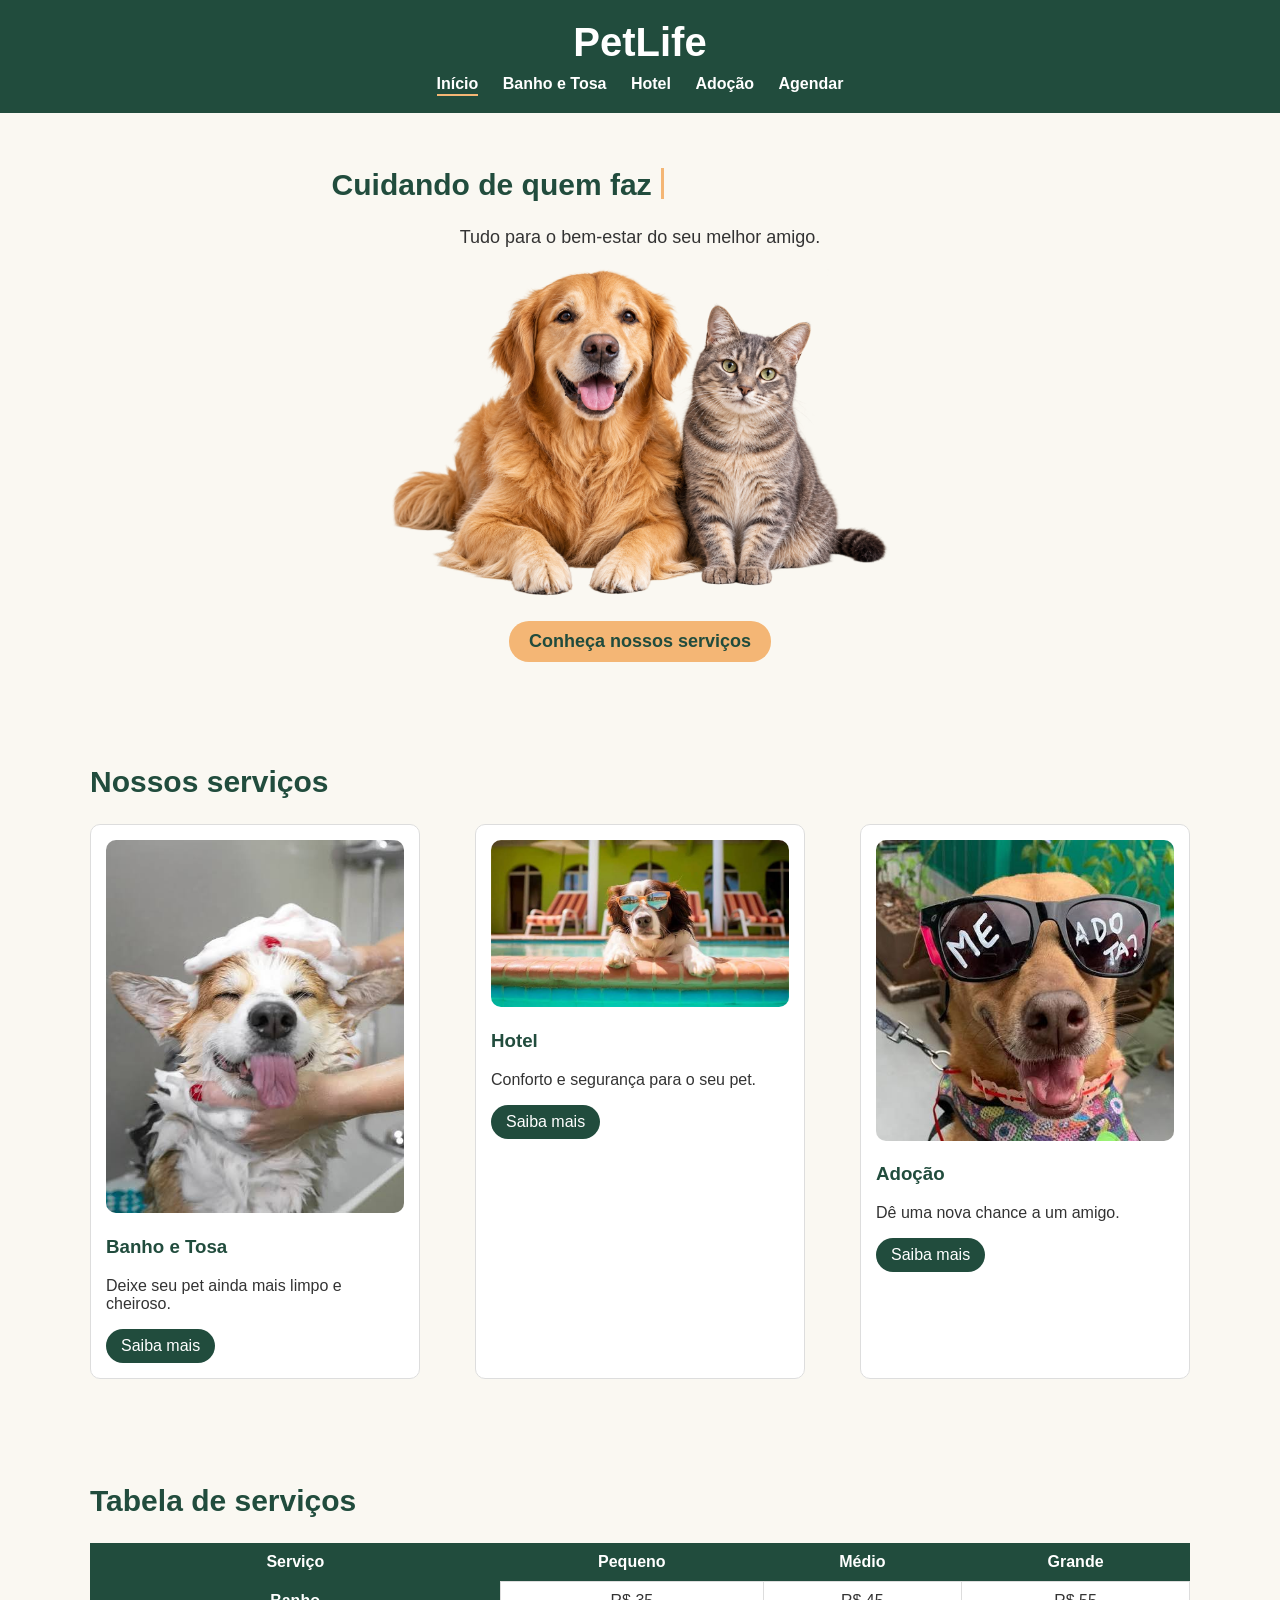
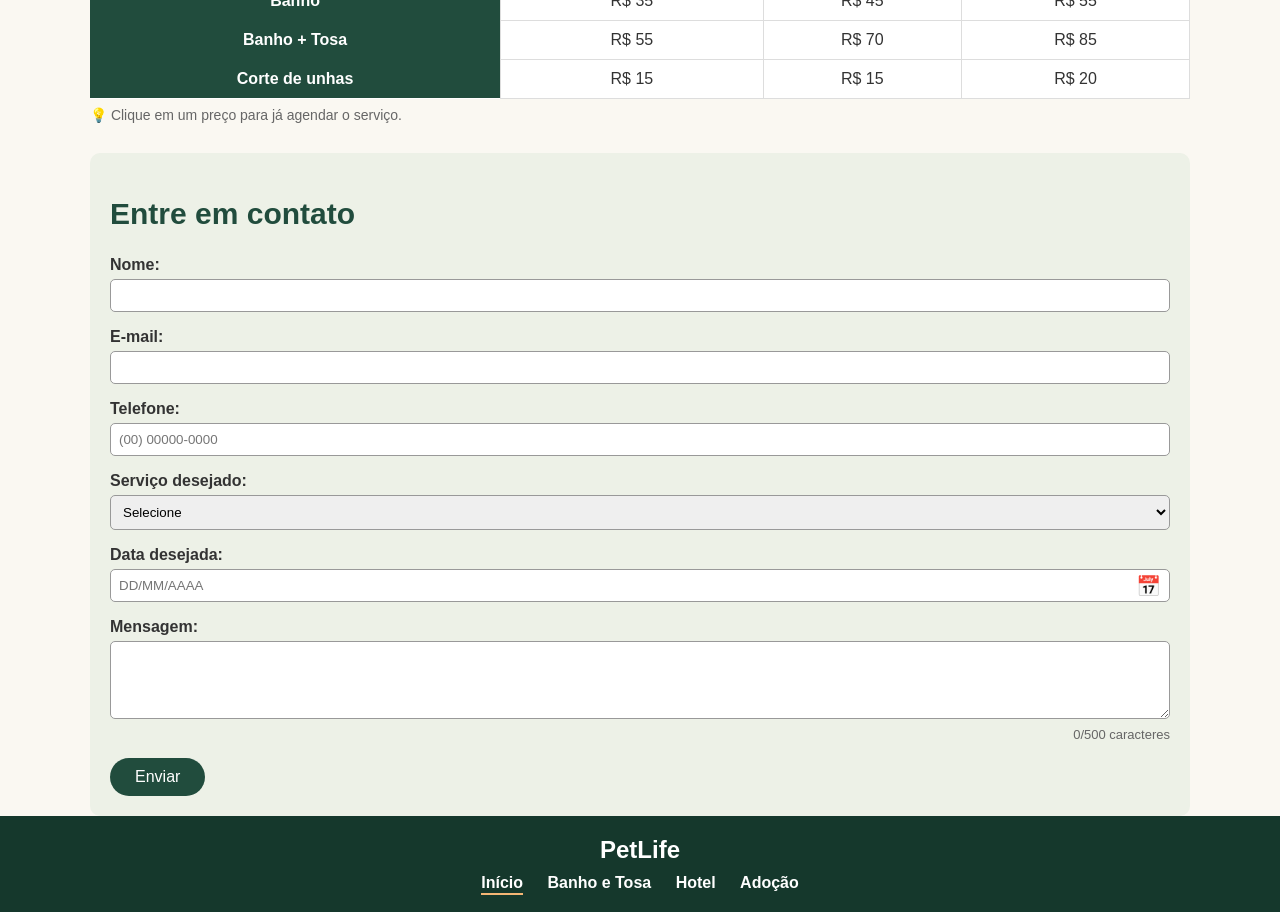
<file: index.html>
<!doctype html>
<html lang="pt-BR">
  <head>
    <meta charset="UTF-8" />
    <meta name="viewport" content="width=device-width, initial-scale=1.0" />
    <title>PetLife - Início</title>
      <link rel="stylesheet" href="style.css" />
      <script src="script.js" defer></script>
      <script src="calendario.js" defer></script>
      <script src="efeitos.js" defer></script>
</head>
  <body>
    <header>
      <h1>PetLife</h1>
      <nav aria-label="Menu principal">
        <a href="index.html" aria-current="page">Início</a>
        <a href="banho-tosa.html">Banho e Tosa</a>
        <a href="hotel.html">Hotel</a>
        <a href="adocao.html">Adoção</a>
        <a href="#contato">Agendar</a>
      </nav>
    </header>
    <main>
      <section class="hero">
        <h2>Cuidando de quem faz parte da sua família.</h2>
        <p>Tudo para o bem-estar do seu melhor amigo.</p>
        <img
          src="cao-gato.png"
          alt="Um cachorro e um gato juntos"
          width="400"
        />
        <p>
          <a href="#servicos">Conheça nossos serviços</a>
        </p>
      </section>
      <section id="servicos" class="cards">
        <h2>Nossos serviços</h2>
        <article>
          <img src="banho.png" alt="Cachorro tomando banho" width="250" />

          <h3>Banho e Tosa</h3>
          <p>Deixe seu pet ainda mais limpo e cheiroso.</p>
          <a href="banho-tosa.html">Saiba mais</a>
        </article>
        <article>
          <img src="hotel.png" alt="Cachorro em uma casinha" width="250" />

          <h3>Hotel</h3>
          <p>Conforto e segurança para o seu pet.</p>
          <a href="hotel.html">Saiba mais</a>
        </article>
        <article>
          <img src="adocao.png" alt="Animal à espera de adoção" width="250" />

          <h3>Adoção</h3>
          <p>Dê uma nova chance a um amigo.</p>
          <a href="adocao.html">Saiba mais</a>
        </article>
      </section>
      <section>
        <h2>Tabela de serviços</h2>
        <table>
          <thead>
            <tr>
              <th scope="col">Serviço</th>
              <th scope="col">Pequeno</th>
              <th scope="col">Médio</th>
              <th scope="col">Grande</th>
            </tr>
          </thead>
          <tbody>
            <tr>
              <th scope="row">Banho</th>
              <td>R$ 35</td>
              <td>R$ 45</td>
              <td>R$ 55</td>
            </tr>
            <tr>
              <th scope="row">Banho + Tosa</th>
              <td>R$ 55</td>
              <td>R$ 70</td>
              <td>R$ 85</td>
            </tr>
            <tr>
              <th scope="row">Corte de unhas</th>
              <td>R$ 15</td>
              <td>R$ 15</td>
              <td>R$ 20</td>
            </tr>
          </tbody>
        </table>
      </section>
      <section id="contato">
        <h2>Entre em contato</h2>
        <form>
          <p>
            <label for="nome">Nome:</label>
            <input type="text" id="nome" name="nome" />
          </p>
          <p>
            <label for="email">E-mail:</label>
            <input type="email" id="email" name="email" />
          </p>
          <p>
            <label for="telefone">Telefone:</label>
            <input type="tel" id="telefone" name="telefone" />
          </p>
          <p>
            <label for="servico">Serviço desejado:</label>

            <select id="servico" name="servico">
              <option value="">Selecione</option>
              <option value="banho">Banho</option>
              <option value="banho-tosa">Banho e Tosa</option>
              <option value="corte-unhas">Corte de unhas</option>
              <option value="hotel">Hotel</option>
            </select>
          </p>
          <p>
            <label for="data">Data desejada:</label>
            <input type="text" id="data" name="data" placeholder="DD/MM/AAAA" />
          </p>
          <p>
            <label for="mensagem">Mensagem:</label>
            <br />
            <textarea
              id="mensagem"
              name="mensagem"
              rows="4"
              cols="30"
            ></textarea>
          </p>
          <button type="button">Enviar</button>
        </form>
      </section>
    </main>
    <footer>
      <p><strong>PetLife</strong></p>
      <nav aria-label="Menu do rodapé">
        <a href="index.html" aria-current="page">Início</a>
        <a href="banho-tosa.html">Banho e Tosa</a>
        <a href="hotel.html">Hotel</a>
        <a href="adocao.html">Adoção</a>
      </nav>
    </footer>
  </body>
</html>
</file>
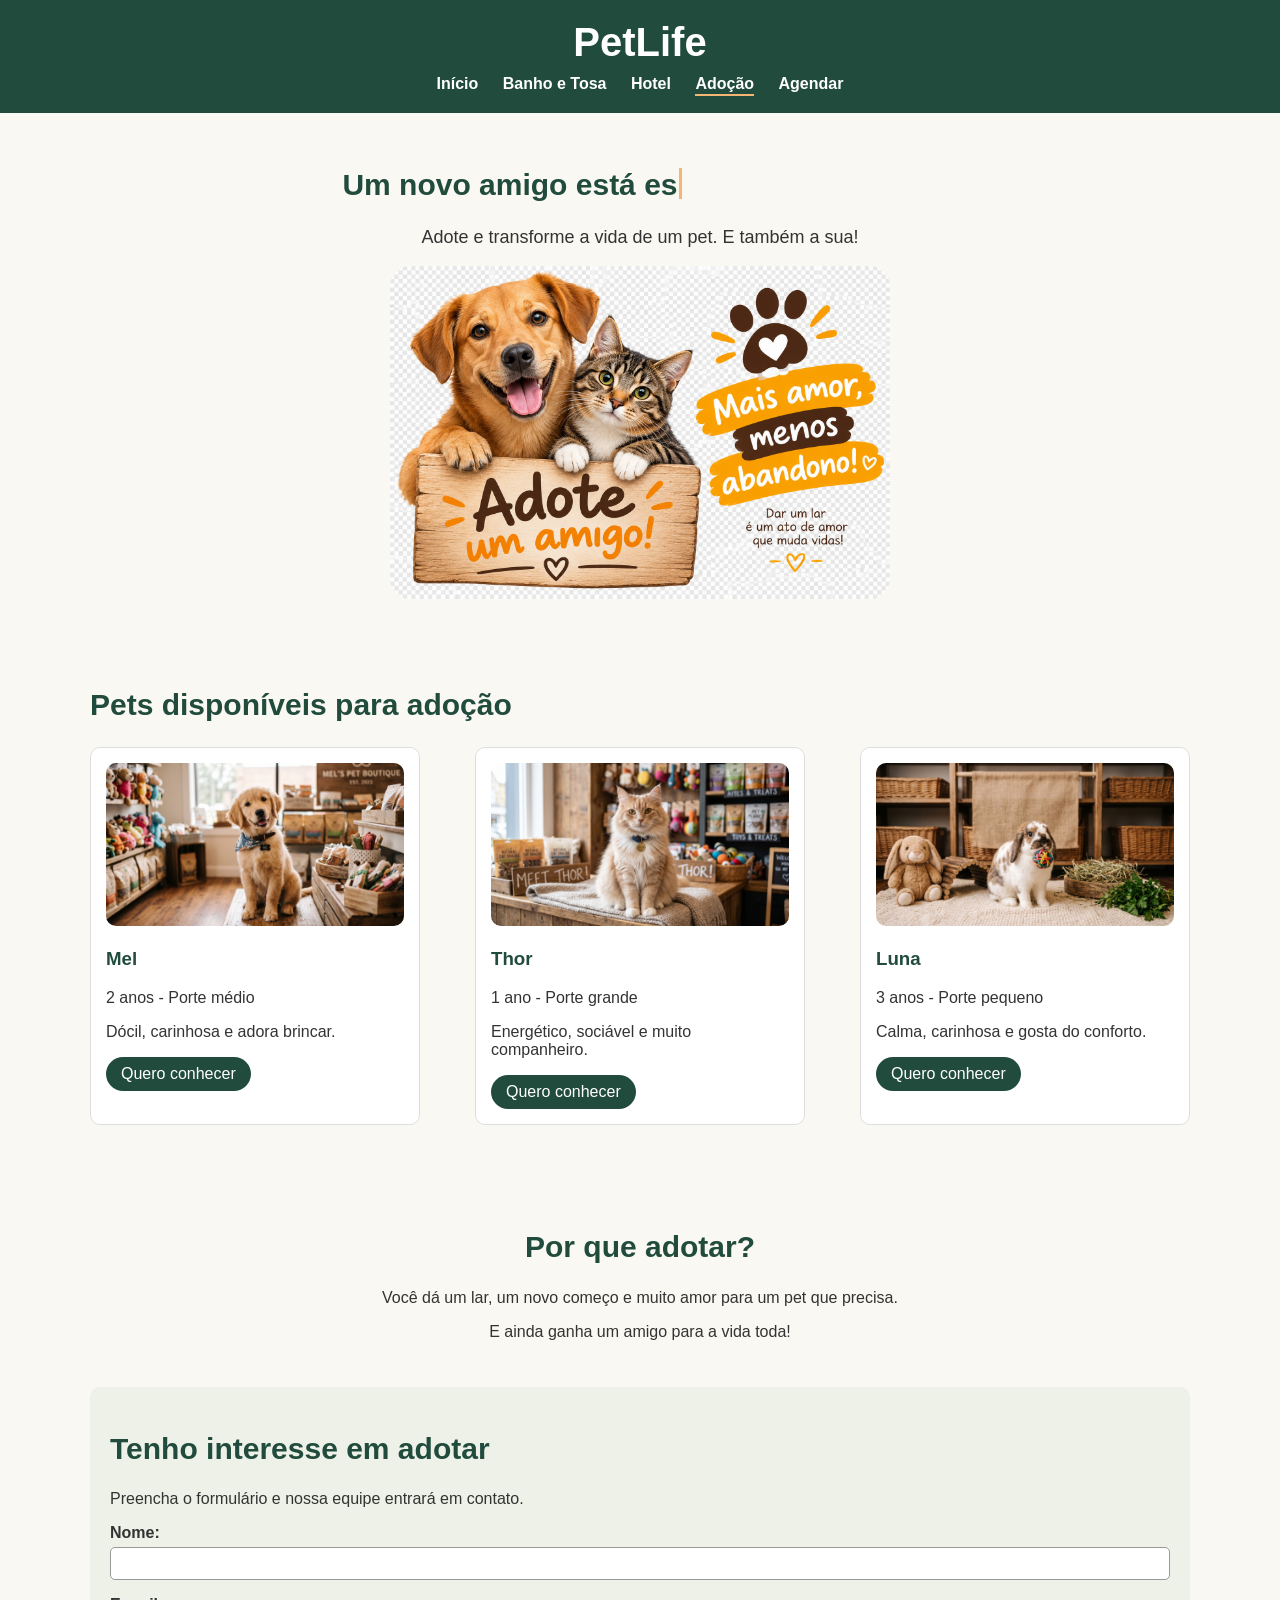
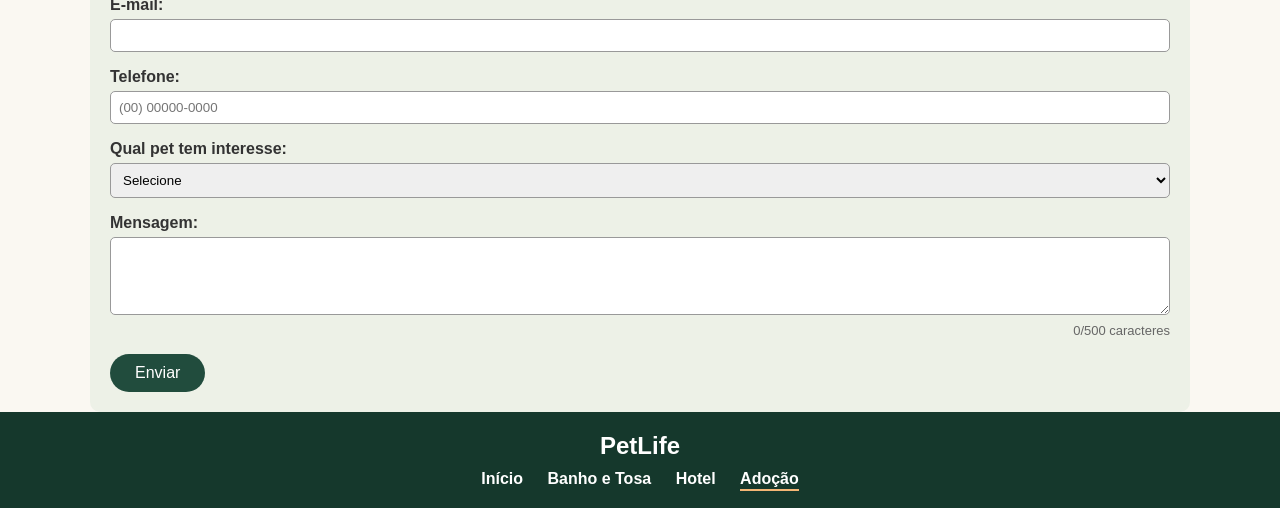
<file: adocao.html>
<!doctype html>
<html lang="pt-BR">

<head>
    <meta charset="UTF-8" />
    <meta name="viewport" content="width=device-width, initial-scale=1.0" />
    <title>PetLife - Adoção</title>
    <link rel="stylesheet" href="style.css" />
    <script src="script.js" defer></script>
    <script src="calendario.js" defer></script>
    <script src="efeitos.js" defer></script>
</head>

<body>

    <header>

        <h1>PetLife</h1>

        <nav aria-label="Menu principal">

            <a href="index.html">Início</a>
            <a href="banho-tosa.html">Banho e Tosa</a>
            <a href="hotel.html">Hotel</a>
            <a href="adocao.html" aria-current="page">Adoção</a>
            <a href="index.html#contato">Agendar</a>

        </nav>

    </header>


    <main>

        <section class="hero">

            <h2>
                Um novo amigo está esperando por você.
            </h2>

            <p>
                Adote e transforme a vida de um pet.
                E também a sua!
            </p>

            <img
                src="Imagem_adocao1.png"
                alt="Animal à espera de adoção"
                width="400"
            />

        </section>


        <section class="cards">

            <h2>Pets disponíveis para adoção</h2>


            <article>

                <img
                    src="mel.png"
                    alt="Mel, cachorro disponível para adoção"
                    width="250"
                />

                <h3>Mel</h3>

                <p>
                    2 anos - Porte médio
                </p>

                <p>
                    Dócil, carinhosa e adora brincar.
                </p>

                <a href="#formulario">
                    Quero conhecer
                </a>

            </article>


            <article>

                <img
                    src="thor.png"
                    alt="Thor, cachorro disponível para adoção"
                    width="250"
                />

                <h3>Thor</h3>

                <p>
                    1 ano - Porte grande
                </p>

                <p>
                    Energético, sociável e muito companheiro.
                </p>

                <a href="#formulario">
                    Quero conhecer
                </a>

            </article>


            <article>

                <img
                    src="luna.png"
                    alt="Luna, gata disponível para adoção"
                    width="250"
                />

                <h3>Luna</h3>

                <p>
                    3 anos - Porte pequeno
                </p>

                <p>
                    Calma, carinhosa e gosta do conforto.
                </p>

                <a href="#formulario">
                    Quero conhecer
                </a>

            </article>

        </section>


        <section class="chamada">

            <h2>Por que adotar?</h2>

            <p>
                Você dá um lar, um novo começo e muito amor
                para um pet que precisa.
            </p>

            <p>
                E ainda ganha um amigo para a vida toda!
            </p>

        </section>


        <section id="formulario">

            <h2>Tenho interesse em adotar</h2>

            <p>
                Preencha o formulário e nossa equipe entrará em contato.
            </p>


            <form>

                <p>

                    <label for="nome">
                        Nome:
                    </label>

                    <input
                        type="text"
                        id="nome"
                        name="nome"
                    />

                </p>


                <p>

                    <label for="email">
                        E-mail:
                    </label>

                    <input
                        type="email"
                        id="email"
                        name="email"
                    />

                </p>


                <p>

                    <label for="telefone">
                        Telefone:
                    </label>

                    <input
                        type="tel"
                        id="telefone"
                        name="telefone"
                    />

                </p>


                <p>

                    <label for="pet">
                        Qual pet tem interesse:
                    </label>

                    <select
                        id="pet"
                        name="pet"
                    >

                        <option value="">
                            Selecione
                        </option>

                        <option value="mel">
                            Mel
                        </option>

                        <option value="thor">
                            Thor
                        </option>

                        <option value="luna">
                            Luna
                        </option>

                    </select>

                </p>


                <p>

                    <label for="mensagem">
                        Mensagem:
                    </label>

                    <br />

                    <textarea
                        id="mensagem"
                        name="mensagem"
                        rows="4"
                        cols="30"
                    ></textarea>

                </p>


                <button type="button">
                    Enviar
                </button>

            </form>

        </section>

    </main>


    <footer>

        <p>
            <strong>PetLife</strong>
        </p>

        <nav aria-label="Menu do rodapé">

            <a href="index.html">Início</a>
            <a href="banho-tosa.html">Banho e Tosa</a>
            <a href="hotel.html">Hotel</a>
            <a href="adocao.html" aria-current="page">Adoção</a>

        </nav>

    </footer>

</body>

</html>
</file>
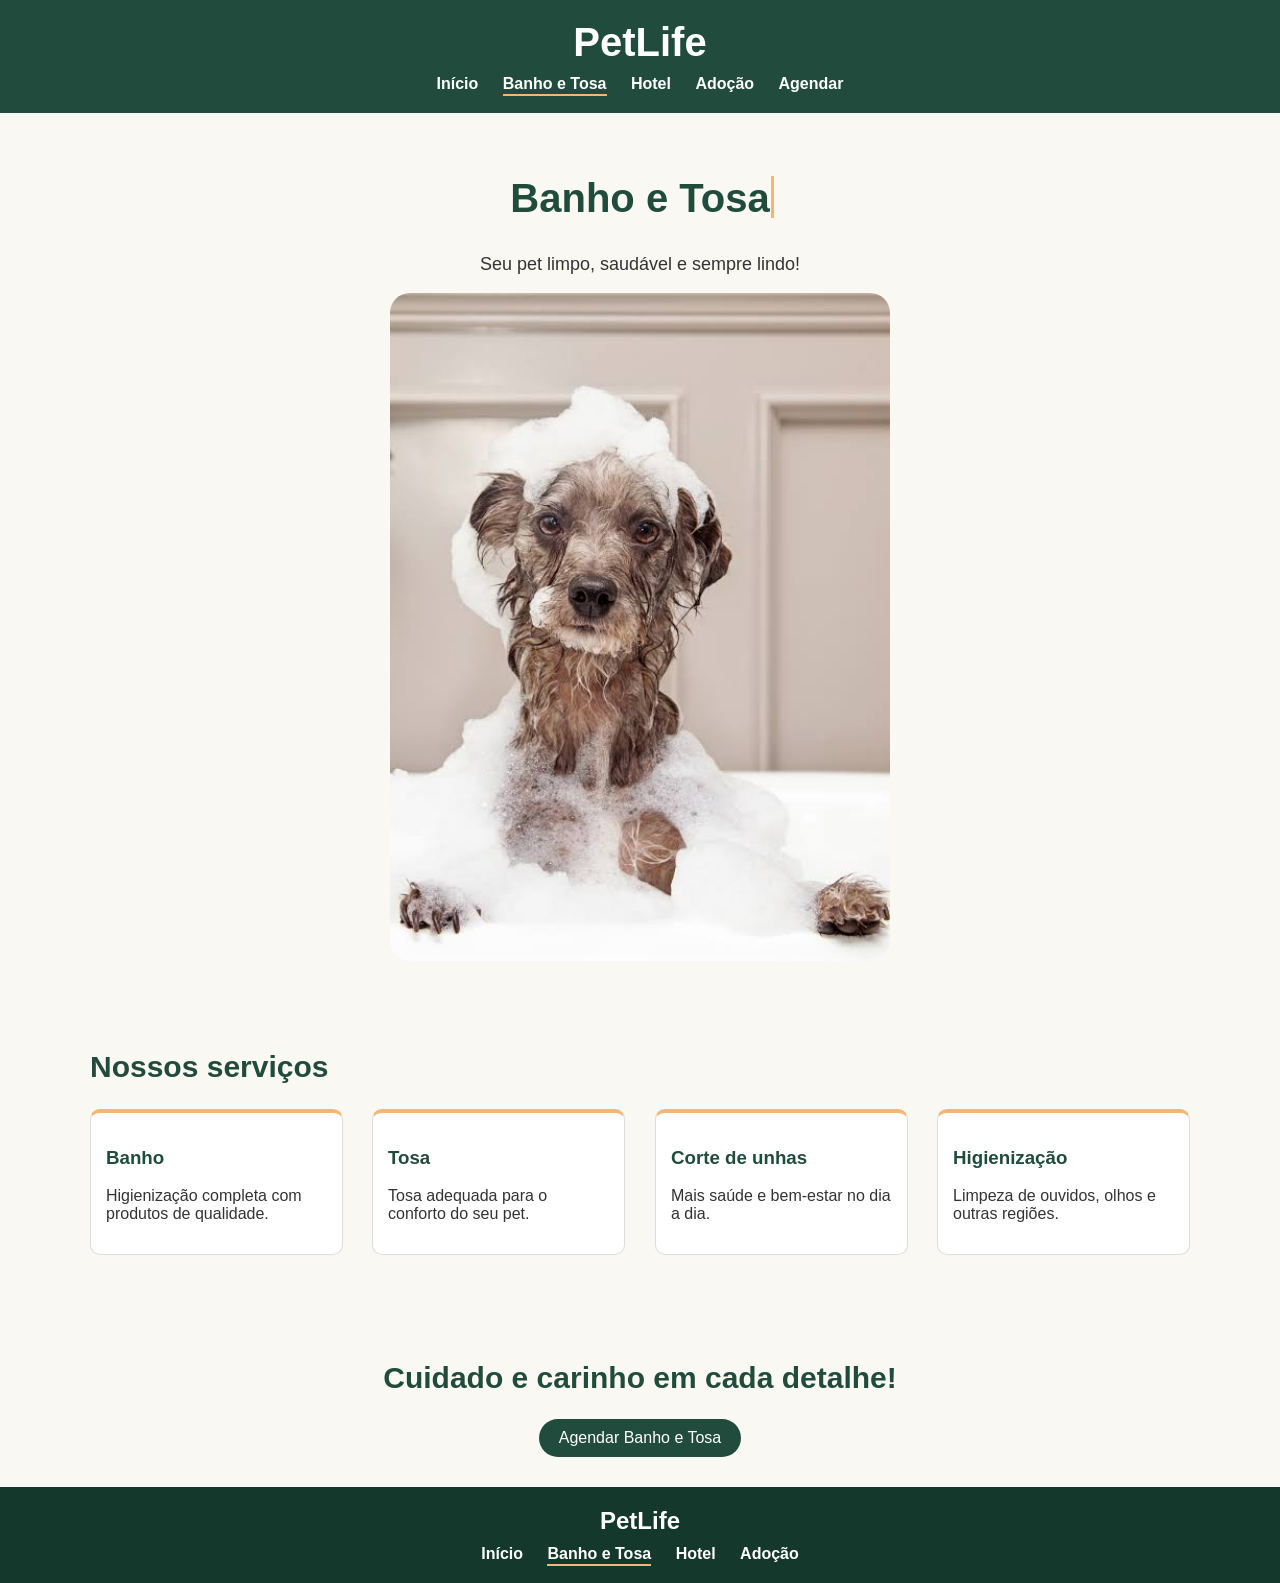
<file: banho-tosa.html>
<!doctype html>
<html lang="pt-BR">
  <head>
    <meta charset="UTF-8" />
    <meta name="viewport" content="width=device-width, initial-scale=1.0" />
    <title>PetLife - Banho e Tosa</title>
      <link rel="stylesheet" href="style.css" />
      <script src="script.js" defer></script>
      <script src="calendario.js" defer></script>
      <script src="efeitos.js" defer></script>
</head>
  <body>
    <header>
      <h1>PetLife</h1>
      <nav aria-label="Menu principal">
        <a href="index.html">Início</a>
        <a href="banho-tosa.html" aria-current="page">Banho e Tosa</a>
        <a href="hotel.html">Hotel</a>
        <a href="adocao.html">Adoção</a>
        <a href="index.html#contato">Agendar</a>
      </nav>
    </header>
    <main>
      <section class="hero">
        <h1>Banho e Tosa</h1>
        <p>Seu pet limpo, saudável e sempre lindo!</p>
        <img src="banho2.png" alt="Cachorro tomando banho" width="400" />
      </section>
      <section class="cards cards-quatro">
        <h2>Nossos serviços</h2>
        <article>
          <h3>Banho</h3>
          <p>Higienização completa com produtos de qualidade.</p>
        </article>
        <article>
          <h3>Tosa</h3>
          <p>Tosa adequada para o conforto do seu pet.</p>
        </article>
        <article>
          <h3>Corte de unhas</h3>
          <p>Mais saúde e bem-estar no dia a dia.</p>
        </article>
        <article>
          <h3>Higienização</h3>
          <p>Limpeza de ouvidos, olhos e outras regiões.</p>
        </article>
      </section>
      <section class="chamada">
        <h2>Cuidado e carinho em cada detalhe!</h2>
        <a href="index.html#contato">Agendar Banho e Tosa</a>
      </section>
    </main>
    <footer>
      <p><strong>PetLife</strong></p>

      <nav aria-label="Menu do rodapé">
        <a href="index.html">Início</a>
        <a href="banho-tosa.html" aria-current="page">Banho e Tosa</a>
        <a href="hotel.html">Hotel</a>
        <a href="adocao.html">Adoção</a>
      </nav>
    </footer>
  </body>
</html>
</file>
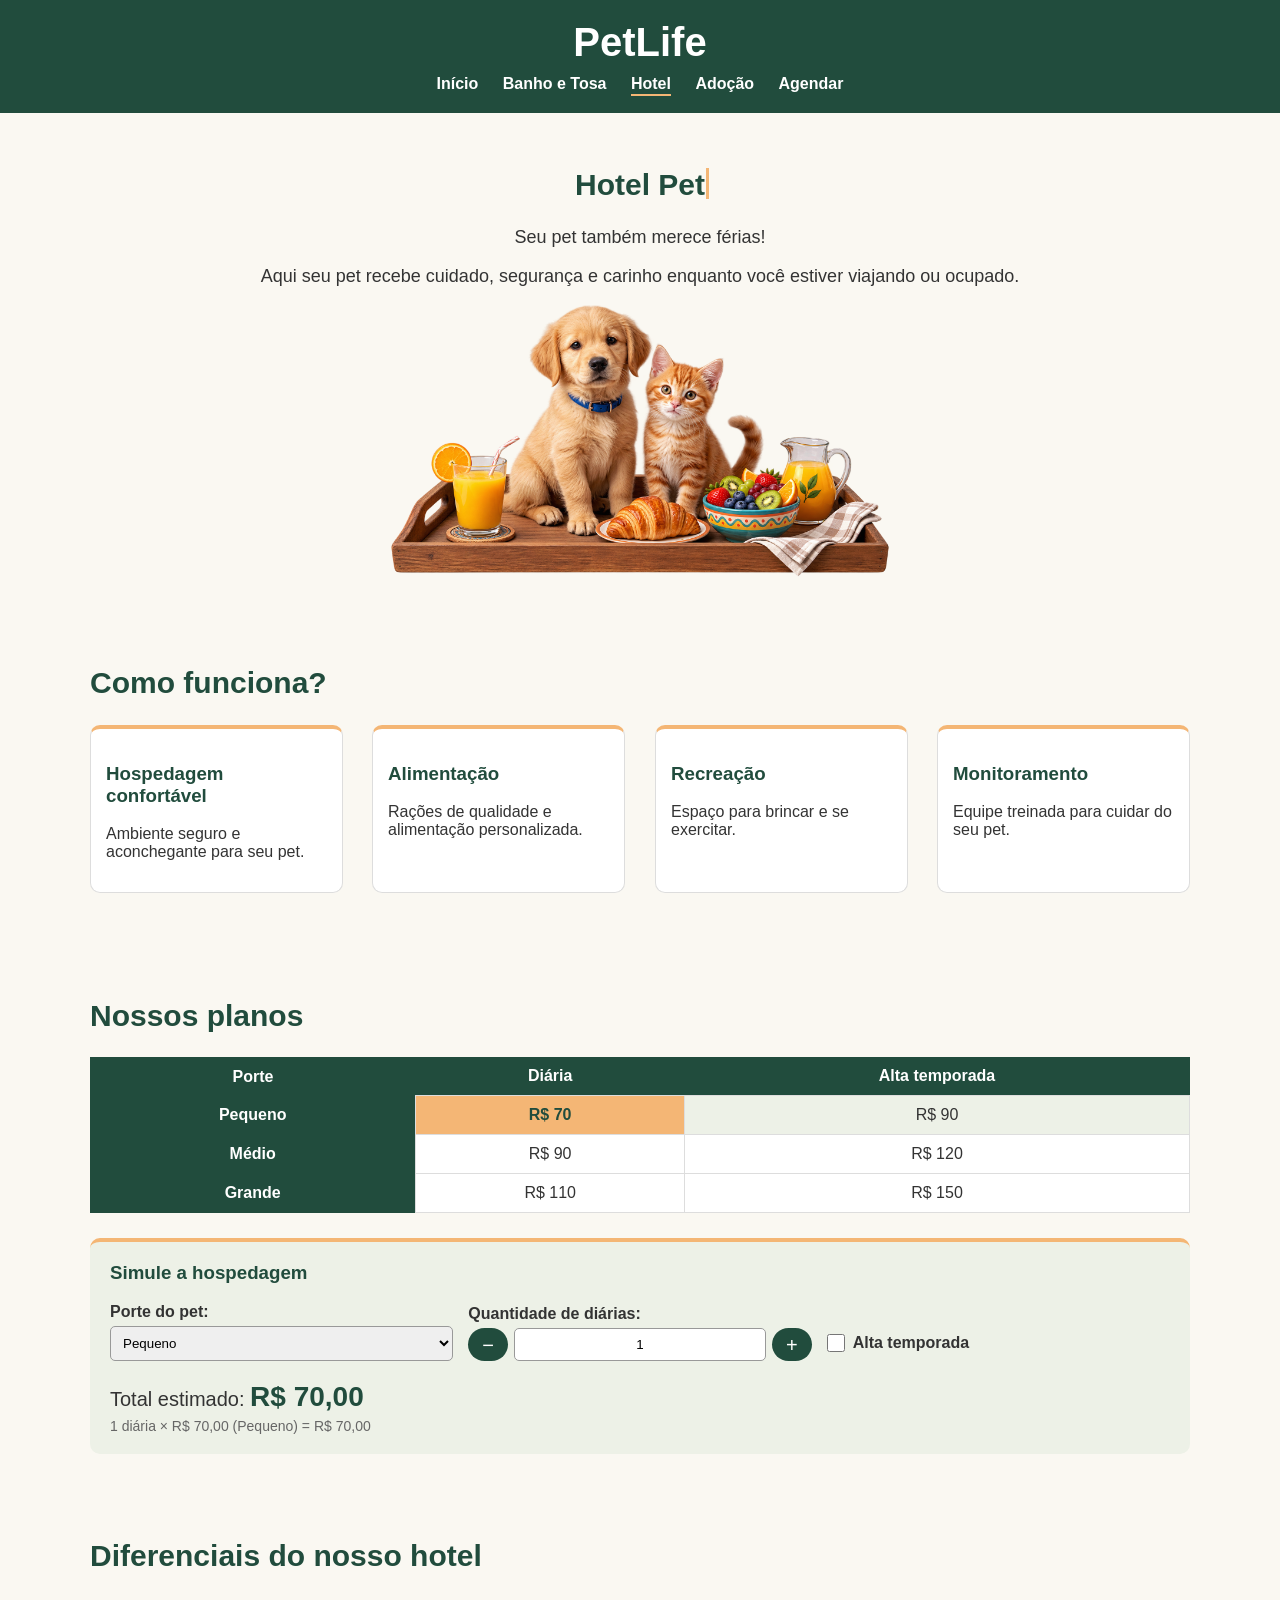
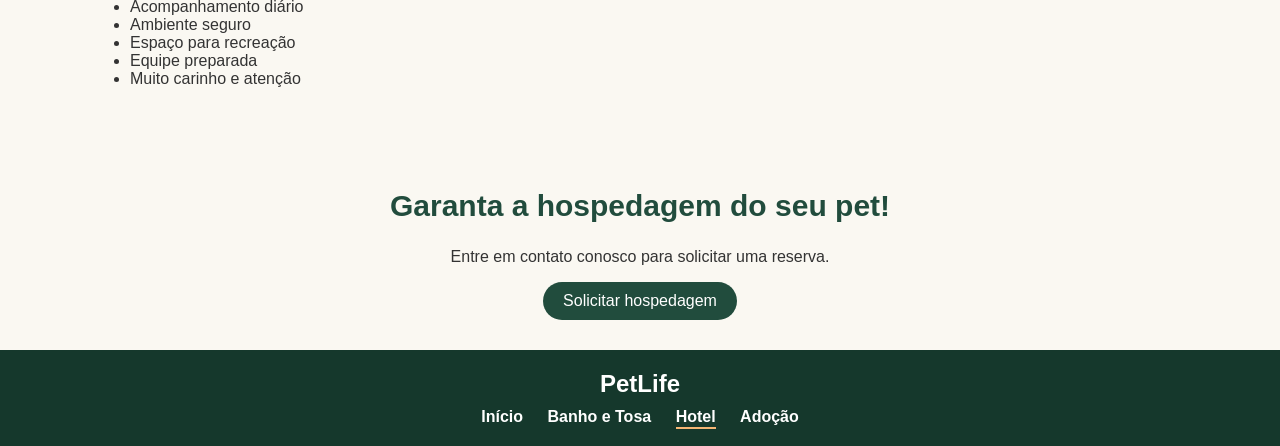
<file: hotel.html>
<!doctype html>
<html lang="pt-BR">

<head>
    <meta charset="UTF-8" />
    <meta name="viewport" content="width=device-width, initial-scale=1.0" />
    <title>PetLife - Hotel Pet</title>
    <link rel="stylesheet" href="style.css" />
    <script src="script.js" defer></script>
    <script src="calendario.js" defer></script>
    <script src="efeitos.js" defer></script>
</head>

<body>

    <header>

        <h1>PetLife</h1>

        <nav aria-label="Menu principal">
            <a href="index.html">Início</a>
            <a href="banho-tosa.html">Banho e Tosa</a>
            <a href="hotel.html" aria-current="page">Hotel</a>
            <a href="adocao.html">Adoção</a>
            <a href="index.html#contato">Agendar</a>
        </nav>

    </header>


    <main>

        <section class="hero">

            <h2>Hotel Pet</h2>

            <p>
                Seu pet também merece férias!
            </p>

            <p>
                Aqui seu pet recebe cuidado, segurança e carinho
                enquanto você estiver viajando ou ocupado.
            </p>

            <img
                src="cachorro_gato_hotel.png"
                alt="Cachorro e gato no hotel"
                width="400"
            />

        </section>


        <section class="cards cards-quatro">

            <h2>Como funciona?</h2>

            <article>

                <h3>Hospedagem confortável</h3>

                <p>
                    Ambiente seguro e aconchegante para seu pet.
                </p>

            </article>


            <article>

                <h3>Alimentação</h3>

                <p>
                    Rações de qualidade e alimentação personalizada.
                </p>

            </article>


            <article>

                <h3>Recreação</h3>

                <p>
                    Espaço para brincar e se exercitar.
                </p>

            </article>


            <article>

                <h3>Monitoramento</h3>

                <p>
                    Equipe treinada para cuidar do seu pet.
                </p>

            </article>

        </section>


        <section>

            <h2>Nossos planos</h2>

            <table>

                <thead>

                    <tr>
                        <th scope="col">Porte</th>
                        <th scope="col">Diária</th>
                        <th scope="col">Alta temporada</th>
                    </tr>

                </thead>


                <tbody>

                    <tr>
                        <th scope="row">Pequeno</th>
                        <td>R$ 70</td>
                        <td>R$ 90</td>
                    </tr>

                    <tr>
                        <th scope="row">Médio</th>
                        <td>R$ 90</td>
                        <td>R$ 120</td>
                    </tr>

                    <tr>
                        <th scope="row">Grande</th>
                        <td>R$ 110</td>
                        <td>R$ 150</td>
                    </tr>

                </tbody>

            </table>

        </section>


        <section>

            <h2>Diferenciais do nosso hotel</h2>

            <ul>

                <li>Acompanhamento diário</li>
                <li>Ambiente seguro</li>
                <li>Espaço para recreação</li>
                <li>Equipe preparada</li>
                <li>Muito carinho e atenção</li>

            </ul>

        </section>


        <section class="chamada">

            <h2>Garanta a hospedagem do seu pet!</h2>

            <p>
                Entre em contato conosco para solicitar uma reserva.
            </p>

            <a href="index.html#contato">
                Solicitar hospedagem
            </a>

        </section>

    </main>


    <footer>

        <p>
            <strong>PetLife</strong>
        </p>

        <nav aria-label="Menu do rodapé">

            <a href="index.html">Início</a>
            <a href="banho-tosa.html">Banho e Tosa</a>
            <a href="hotel.html" aria-current="page">Hotel</a>
            <a href="adocao.html">Adoção</a>

        </nav>

    </footer>

</body>

</html>
</file>
<file: style.css>
/* CSS do site PetLife */

body {
    margin: 0;
    font-family: Arial, sans-serif;
    background-color: #faf8f2;
    color: #333333;
}

/* cabeçalho */
header {
    background-color: #214c3d;
    color: white;
    text-align: center;
    padding: 20px;
}

header h1 {
    margin: 0;
    font-size: 40px;
}

nav {
    margin-top: 10px;
}

nav a {
    color: white;
    text-decoration: none;
    margin: 0 10px;
    font-weight: bold;
}

nav a:hover {
    color: #f4b675;
}

/* conteudo */
main {
    width: 90%;
    max-width: 1100px;
    margin: 0 auto;
}

section {
    padding: 30px 0;
}

h2 {
    color: #214c3d;
    font-size: 30px;
}

h3 {
    color: #214c3d;
}

/* parte de cima das paginas */
.hero {
    text-align: center;
}

.hero h1 {
    color: #214c3d;
    font-size: 40px;
}

.hero p {
    font-size: 18px;
}

.hero img {
    width: 500px;
    max-width: 100%;
    border-radius: 20px;
}

.hero a {
    background-color: #f4b675;
    color: #214c3d;
    padding: 10px 20px;
    border-radius: 20px;
    text-decoration: none;
    font-weight: bold;
}

/* cards dos servicos */
.cards {
    display: flex;
    flex-wrap: wrap;
    justify-content: space-between;
}

.cards h2 {
    width: 100%;
}

.cards article {
    width: 30%;
    background-color: white;
    border: 1px solid #dddddd;
    border-radius: 10px;
    padding: 15px;
    margin-bottom: 20px;
    box-sizing: border-box;
}

.cards-quatro article {
    width: 23%;
    border-top: 4px solid #f4b675;
}

article img {
    width: 100%;
    border-radius: 10px;
}

article a {
    background-color: #214c3d;
    color: white;
    padding: 8px 15px;
    border-radius: 20px;
    text-decoration: none;
}

article a:hover {
    background-color: #15382c;
}

/* tabela de precos */
table {
    width: 100%;
    border-collapse: collapse;
    background-color: white;
}

th {
    background-color: #214c3d;
    color: white;
    padding: 10px;
}

td {
    padding: 10px;
    text-align: center;
    border: 1px solid #dddddd;
}

/* chamada */
.chamada {
    text-align: center;
}

.chamada a {
    background-color: #214c3d;
    color: white;
    padding: 10px 20px;
    border-radius: 20px;
    text-decoration: none;
}

/* formulario */
#contato, #formulario {
    background-color: #edf1e7;
    padding: 20px;
    border-radius: 10px;
}

label {
    font-weight: bold;
}

input, select, textarea {
    width: 100%;
    padding: 8px;
    margin-top: 5px;
    border: 1px solid #999999;
    border-radius: 5px;
    box-sizing: border-box;
}

button {
    background-color: #214c3d;
    color: white;
    border: none;
    padding: 10px 25px;
    border-radius: 20px;
    font-size: 16px;
    cursor: pointer;
}

button:hover {
    background-color: #15382c;
}

/* rodape */
footer {
    background-color: #15382c;
    color: white;
    text-align: center;
    padding: 20px;
}

footer p {
    font-size: 24px;
    margin: 0 0 10px 0;
}

/* para celular */
@media (max-width: 700px) {
    .cards article {
        width: 100%;
    }

    .cards-quatro article {
        width: 100%;
    }
}

/* ===== estados do formulario (usados pelo script.js) ===== */
input[aria-invalid="true"],
select[aria-invalid="true"],
textarea[aria-invalid="true"] {
    border-color: #b3261e;
    background-color: #fff6f5;
}

input[aria-invalid="false"],
select[aria-invalid="false"],
textarea[aria-invalid="false"] {
    border-color: #2e7d4f;
}

.mensagem-erro {
    display: block;
    margin-top: 5px;
    color: #b3261e;
    font-size: 14px;
}

.contador {
    display: block;
    margin-top: 4px;
    text-align: right;
    color: #666666;
    font-size: 13px;
}

.form-status {
    margin: 0 0 15px 0;
    padding: 12px 15px;
    border-radius: 8px;
    font-weight: bold;
}

.form-status--erro {
    background-color: #fdecea;
    color: #8a1c14;
    border: 1px solid #f5c2bd;
}

.form-status--sucesso {
    background-color: #e3f1e7;
    color: #1e5a3a;
    border: 1px solid #b9dcc5;
}

button:disabled {
    opacity: 0.7;
    cursor: wait;
}

/* ===== efeitos e interacoes (usados pelo efeitos.js) ===== */

html {
    scroll-padding-top: 100px; /* links internos nao ficam escondidos atras do cabecalho */
}

/* cabecalho fixo que encolhe */
.header-fixo {
    position: sticky;
    top: 0;
    z-index: 50;
    transition: padding 0.3s ease, box-shadow 0.3s ease;
}

.header-fixo h1 {
    transition: font-size 0.3s ease;
}

.header-compacto {
    padding: 10px 20px;
    box-shadow: 0 4px 16px rgba(0, 0, 0, 0.18);
}

.header-compacto h1 {
    font-size: 28px;
}

/* menu com sublinhado animado */
nav a {
    position: relative;
    transition: color 0.2s ease;
}

nav a::after {
    content: "";
    position: absolute;
    left: 0;
    right: 0;
    bottom: -4px;
    height: 2px;
    background-color: #f4b675;
    transform: scaleX(0);
    transform-origin: left;
    transition: transform 0.25s ease;
}

nav a:hover::after,
nav a[aria-current="page"]::after {
    transform: scaleX(1);
}

/* botoes e links com leve elevacao */
.hero a,
.chamada a,
article a,
button {
    display: inline-block;
    transition: transform 0.2s ease, box-shadow 0.2s ease, background-color 0.2s ease;
}

.hero a:hover,
.chamada a:hover,
article a:hover,
button:hover {
    transform: translateY(-2px);
    box-shadow: 0 6px 14px rgba(33, 76, 61, 0.25);
}

/* titulo digitado */
.texto-restante {
    color: transparent;
}

.cursor-digitacao {
    position: relative;
    display: inline-block;
    width: 0;
}

.cursor-digitacao::after {
    content: "";
    position: absolute;
    left: 1px;
    bottom: -0.15em;
    width: 3px;
    height: 1.05em;
    background-color: #f4b675;
    animation: piscar 1s steps(1) infinite;
}

.cursor-fim::after {
    animation: none;
    opacity: 0;
    transition: opacity 0.5s ease;
}

@keyframes piscar {
    50% { opacity: 0; }
}

/* conteudo surgindo ao rolar */
.revelar {
    opacity: 0;
    transform: translateY(28px);
    transition: opacity 0.6s ease, transform 0.6s ease;
}

.revelar.visivel {
    opacity: 1;
    transform: none;
}

/* cards */
.cards article {
    transition: box-shadow 0.3s ease;
    will-change: transform;
}

.cards article:hover,
.cards article.card-ativo {
    box-shadow: 0 14px 28px rgba(33, 76, 61, 0.18);
}

/* tabelas */
tbody tr:hover td,
.col-destaque {
    background-color: #fdf3e6;
}

td {
    transition: background-color 0.2s ease;
}

.linha-ativa td {
    background-color: #edf1e7;
}

td.celula-ativa {
    background-color: #f4b675;
    color: #214c3d;
    font-weight: bold;
}

/* simulador de hospedagem */
.simulador {
    margin-top: 25px;
    padding: 20px;
    background-color: #edf1e7;
    border-radius: 10px;
    border-top: 4px solid #f4b675;
}

.simulador h3 {
    margin-top: 0;
}

.simulador-campos {
    display: grid;
    grid-template-columns: 1fr 1fr 1fr;
    gap: 15px;
    align-items: end;
}

.simulador-campos p {
    margin: 0;
}

.seletor-diarias {
    display: flex;
    gap: 6px;
    margin-top: 5px;
}

.seletor-diarias input {
    margin-top: 0;
    text-align: center;
    -moz-appearance: textfield;
}

.seletor-diarias input::-webkit-inner-spin-button,
.seletor-diarias input::-webkit-outer-spin-button {
    -webkit-appearance: none;
    margin: 0;
}

.seletor-diarias button {
    padding: 0 14px;
    font-size: 20px;
    line-height: 1;
}

.simulador-check label {
    display: flex;
    align-items: center;
    gap: 8px;
    padding: 9px 0;
    cursor: pointer;
}

.simulador-check input {
    width: 18px;
    height: 18px;
    margin: 0;
    accent-color: #214c3d;
}

.simulador-total {
    margin: 20px 0 5px 0;
    font-size: 20px;
}

.simulador-total strong {
    display: inline-block;
    color: #214c3d;
    font-size: 28px;
}

.simulador-detalhe {
    margin: 0;
    color: #666666;
    font-size: 14px;
}

.pulsar {
    animation: pulsar 0.45s ease;
}

@keyframes pulsar {
    40% { transform: scale(1.12); color: #c47a2c; }
}

/* fotos ampliaveis (adocao) */
.foto-ampliavel {
    cursor: zoom-in;
    transition: transform 0.3s ease, filter 0.3s ease;
}

.foto-ampliavel:hover,
.foto-ampliavel:focus-visible {
    filter: brightness(1.06);
    outline: 3px solid #f4b675;
    outline-offset: 2px;
}

.lightbox {
    width: min(92vw, 720px);
    padding: 0;
    border: none;
    border-radius: 16px;
    background-color: white;
    color: #333333;
    box-shadow: 0 20px 50px rgba(0, 0, 0, 0.35);
}

.lightbox[open] {
    animation: abrir-foto 0.3s ease;
}

.lightbox::backdrop {
    background-color: rgba(21, 56, 44, 0.75);
}

.lightbox-conteudo {
    position: relative;
}

.lightbox img {
    display: block;
    width: 100%;
    max-height: 65vh;
    object-fit: cover;
}

.lightbox-legenda {
    padding: 15px 20px 20px 20px;
}

.lightbox-legenda h3 {
    margin: 0 0 5px 0;
    font-size: 26px;
}

.lightbox-fechar {
    position: absolute;
    top: 10px;
    right: 10px;
    width: 42px;
    height: 42px;
    padding: 0;
    font-size: 26px;
    line-height: 1;
    border-radius: 50%;
}

@keyframes abrir-foto {
    from { opacity: 0; transform: scale(0.92); }
}

/* botao voltar ao topo */
.voltar-topo {
    position: fixed;
    right: 20px;
    bottom: 20px;
    z-index: 40;
    width: 48px;
    height: 48px;
    padding: 0;
    border-radius: 50%;
    background-color: #f4b675;
    color: #214c3d;
    font-size: 22px;
    font-weight: bold;
    opacity: 0;
    visibility: hidden;
    transform: translateY(15px);
    transition: opacity 0.3s ease, transform 0.3s ease, visibility 0.3s;
}

.voltar-topo.visivel {
    opacity: 1;
    visibility: visible;
    transform: none;
}

.voltar-topo:hover {
    background-color: #214c3d;
    color: white;
}

/* patinhas e comemoracao */
.patinha,
.confete {
    position: fixed;
    z-index: 100;
    pointer-events: none;
}

.patinha {
    font-size: 22px;
    animation: patinha 0.9s ease-out forwards;
}

@keyframes patinha {
    0%   { opacity: 0; transform: translate(-50%, -50%) rotate(var(--giro)) scale(0.4); }
    25%  { opacity: 1; transform: translate(-50%, -50%) rotate(var(--giro)) scale(1.1); }
    100% { opacity: 0; transform: translate(-50%, -110%) rotate(var(--giro)) scale(1); }
}

.confete {
    font-size: 24px;
    animation: confete 1.4s cubic-bezier(0.2, 0.7, 0.4, 1) forwards;
}

@keyframes confete {
    0%   { opacity: 1; transform: translate(-50%, -50%) scale(0.3); }
    55%  { opacity: 1; transform: translate(calc(-50% + var(--x)), calc(-50% + var(--y))) rotate(var(--r)) scale(1); }
    100% { opacity: 0; transform: translate(calc(-50% + var(--x)), calc(-50% + var(--y) + 160px)) rotate(var(--r)) scale(0.9); }
}

/* topo das paginas: imagem flutuando de leve */
@media (prefers-reduced-motion: no-preference) {
    html {
        scroll-behavior: smooth;
    }

    .hero img {
        animation: flutuar 6s ease-in-out infinite;
    }

    @keyframes flutuar {
        50% { transform: translateY(-8px); }
    }
}

/* celular */
@media (max-width: 700px) {
    .header-compacto h1 {
        font-size: 22px;
    }

    .header-compacto nav {
        margin-top: 5px;
    }

    .simulador-campos {
        grid-template-columns: 1fr;
    }
}

/* ===== calendario do campo de data (calendario.js) ===== */
.campo-data {
    position: relative;
    display: block;
}

.campo-data input {
    padding-right: 48px;
}

.campo-data-botao {
    position: absolute;
    top: 5px;
    right: 0;
    width: 44px;
    height: calc(100% - 5px);
    padding: 0;
    border-radius: 0 5px 5px 0;
    background-color: transparent;
    font-size: 20px;
}

.campo-data-botao:hover {
    background-color: #f4b675;
    transform: none;
    box-shadow: none;
}

.campo-data.escolhido input {
    animation: data-escolhida 0.6s ease;
}

@keyframes data-escolhida {
    30% { background-color: #fdf3e6; transform: scale(1.01); }
}

.calendario {
    position: absolute;
    top: calc(100% + 8px);
    left: 0;
    z-index: 30;
    width: 300px;
    max-width: 100%;
    padding: 12px;
    background-color: white;
    border-radius: 12px;
    border-top: 4px solid #f4b675;
    box-shadow: 0 14px 34px rgba(33, 76, 61, 0.25);
    animation: abrir-calendario 0.2s ease;
}

@keyframes abrir-calendario {
    from { opacity: 0; transform: translateY(-8px) scale(0.97); }
}

.calendario-topo {
    display: flex;
    align-items: center;
    justify-content: space-between;
    margin-bottom: 8px;
}

.calendario-titulo {
    color: #214c3d;
}

.calendario-nav {
    width: 34px;
    height: 34px;
    padding: 0;
    font-size: 22px;
    line-height: 1;
    border-radius: 50%;
}

.calendario-nav:disabled {
    opacity: 0.3;
    cursor: default;
    transform: none;
    box-shadow: none;
}

.calendario-semana,
.calendario-dias {
    display: grid;
    grid-template-columns: repeat(7, 1fr);
    gap: 3px;
    text-align: center;
}

.calendario-semana abbr {
    padding: 4px 0;
    color: #888888;
    font-size: 12px;
    font-weight: bold;
    text-decoration: none;
}

.calendario-dia {
    aspect-ratio: 1;
    padding: 0;
    border-radius: 50%;
    background-color: transparent;
    color: #333333;
    font-size: 14px;
    transition: background-color 0.15s ease, color 0.15s ease, transform 0.15s ease;
}

.calendario-dia:hover:not(:disabled),
.calendario-dia.ativo {
    background-color: #fdf3e6;
    color: #214c3d;
    transform: scale(1.08);
    box-shadow: none;
}

.calendario-dia.ativo {
    outline: 2px solid #f4b675;
}

.calendario-dia.eh-hoje {
    font-weight: bold;
    box-shadow: inset 0 0 0 2px #214c3d;
}

.calendario-dia.selecionado,
.calendario-dia.selecionado:hover {
    background-color: #214c3d;
    color: white;
}

.calendario-dia:disabled {
    color: #cccccc;
    cursor: not-allowed;
    transform: none;
}

.calendario-dias.vindo-direita {
    animation: mes-direita 0.25s ease;
}

.calendario-dias.vindo-esquerda {
    animation: mes-esquerda 0.25s ease;
}

@keyframes mes-direita {
    from { opacity: 0; transform: translateX(20px); }
}

@keyframes mes-esquerda {
    from { opacity: 0; transform: translateX(-20px); }
}

.calendario-rodape {
    margin-top: 8px;
    text-align: right;
}

.calendario-hoje {
    padding: 6px 16px;
    font-size: 14px;
    background-color: #f4b675;
    color: #214c3d;
    font-weight: bold;
}

/* ===== preco "a partir de" nos servicos ===== */
.cards article {
    position: relative;
}

.etiqueta-preco {
    position: absolute;
    top: -14px;
    right: 15px;
    z-index: 2;
    padding: 7px 16px;
    background-color: #f4b675;
    color: #214c3d;
    font-size: 15px;
    border-radius: 20px;
    box-shadow: 0 6px 14px rgba(33, 76, 61, 0.2);
    pointer-events: none;
    opacity: 0;
    transform: translateY(8px) scale(0.9);
    transition: opacity 0.25s ease, transform 0.3s cubic-bezier(0.3, 1.6, 0.5, 1);
}

.etiqueta-preco strong {
    font-size: 19px;
}

.cards article:hover .etiqueta-preco,
.cards article:focus-within .etiqueta-preco {
    opacity: 1;
    transform: none;
}

/* sem mouse (celular): a etiqueta ja fica visivel */
@media (hover: none) {
    .etiqueta-preco {
        opacity: 1;
        transform: none;
    }
}

/* brilho que segue o mouse nos cards */
.cards article::before {
    content: "";
    position: absolute;
    inset: 0;
    z-index: 1;
    border-radius: inherit;
    background: radial-gradient(circle at var(--mx, 50%) var(--my, 50%), rgba(244, 182, 117, 0.28), transparent 55%);
    opacity: 0;
    transition: opacity 0.3s ease;
    pointer-events: none;
}

.cards article.card-ativo::before {
    opacity: 1;
}

/* ===== tabela de precos clicavel (Inicio) ===== */
td.celula-com-botao {
    padding: 0;
}

.preco-botao {
    display: block;
    width: 100%;
    padding: 10px;
    border-radius: 0;
    background-color: transparent;
    color: inherit;
    font-size: inherit;
    font-family: inherit;
}

.preco-botao:hover,
.preco-botao:focus-visible {
    background-color: #f4b675;
    color: #214c3d;
    font-weight: bold;
    transform: none;
    box-shadow: none;
}

.dica-tabela {
    margin: 8px 0 0 0;
    color: #666666;
    font-size: 14px;
}

.campo-destaque {
    animation: campo-destaque 1.4s ease;
}

@keyframes campo-destaque {
    0%, 100% { box-shadow: 0 0 0 0 rgba(244, 182, 117, 0); }
    30% { box-shadow: 0 0 0 5px rgba(244, 182, 117, 0.8); }
}

/* ===== pets que falam (imagem do topo) ===== */
.imagem-falante {
    cursor: pointer;
}

.pulinho {
    animation: pulinho 0.4s ease !important;
}

@keyframes pulinho {
    40% { transform: translateY(-14px) scale(1.02); }
}

.balao-fala {
    position: fixed;
    z-index: 100;
    padding: 8px 14px;
    background-color: white;
    color: #214c3d;
    font-weight: bold;
    border-radius: 18px;
    border: 2px solid #f4b675;
    box-shadow: 0 8px 20px rgba(0, 0, 0, 0.15);
    white-space: nowrap;
    pointer-events: none;
    animation: balao 1.6s ease forwards;
}

.balao-fala::after {
    content: "";
    position: absolute;
    left: 50%;
    bottom: -8px;
    width: 12px;
    height: 12px;
    margin-left: -6px;
    background-color: white;
    border-right: 2px solid #f4b675;
    border-bottom: 2px solid #f4b675;
    transform: rotate(45deg);
}

@keyframes balao {
    0%   { opacity: 0; transform: translate(-50%, -100%) scale(0.5); }
    15%  { opacity: 1; transform: translate(-50%, calc(-100% - 18px)) scale(1.05); }
    25%  { transform: translate(-50%, calc(-100% - 18px)) scale(1); }
    80%  { opacity: 1; transform: translate(-50%, calc(-100% - 24px)); }
    100% { opacity: 0; transform: translate(-50%, calc(-100% - 40px)); }
}

@media (prefers-reduced-motion: reduce) {
    .balao-fala {
        animation-duration: 2.5s;
    }
}
</file>
